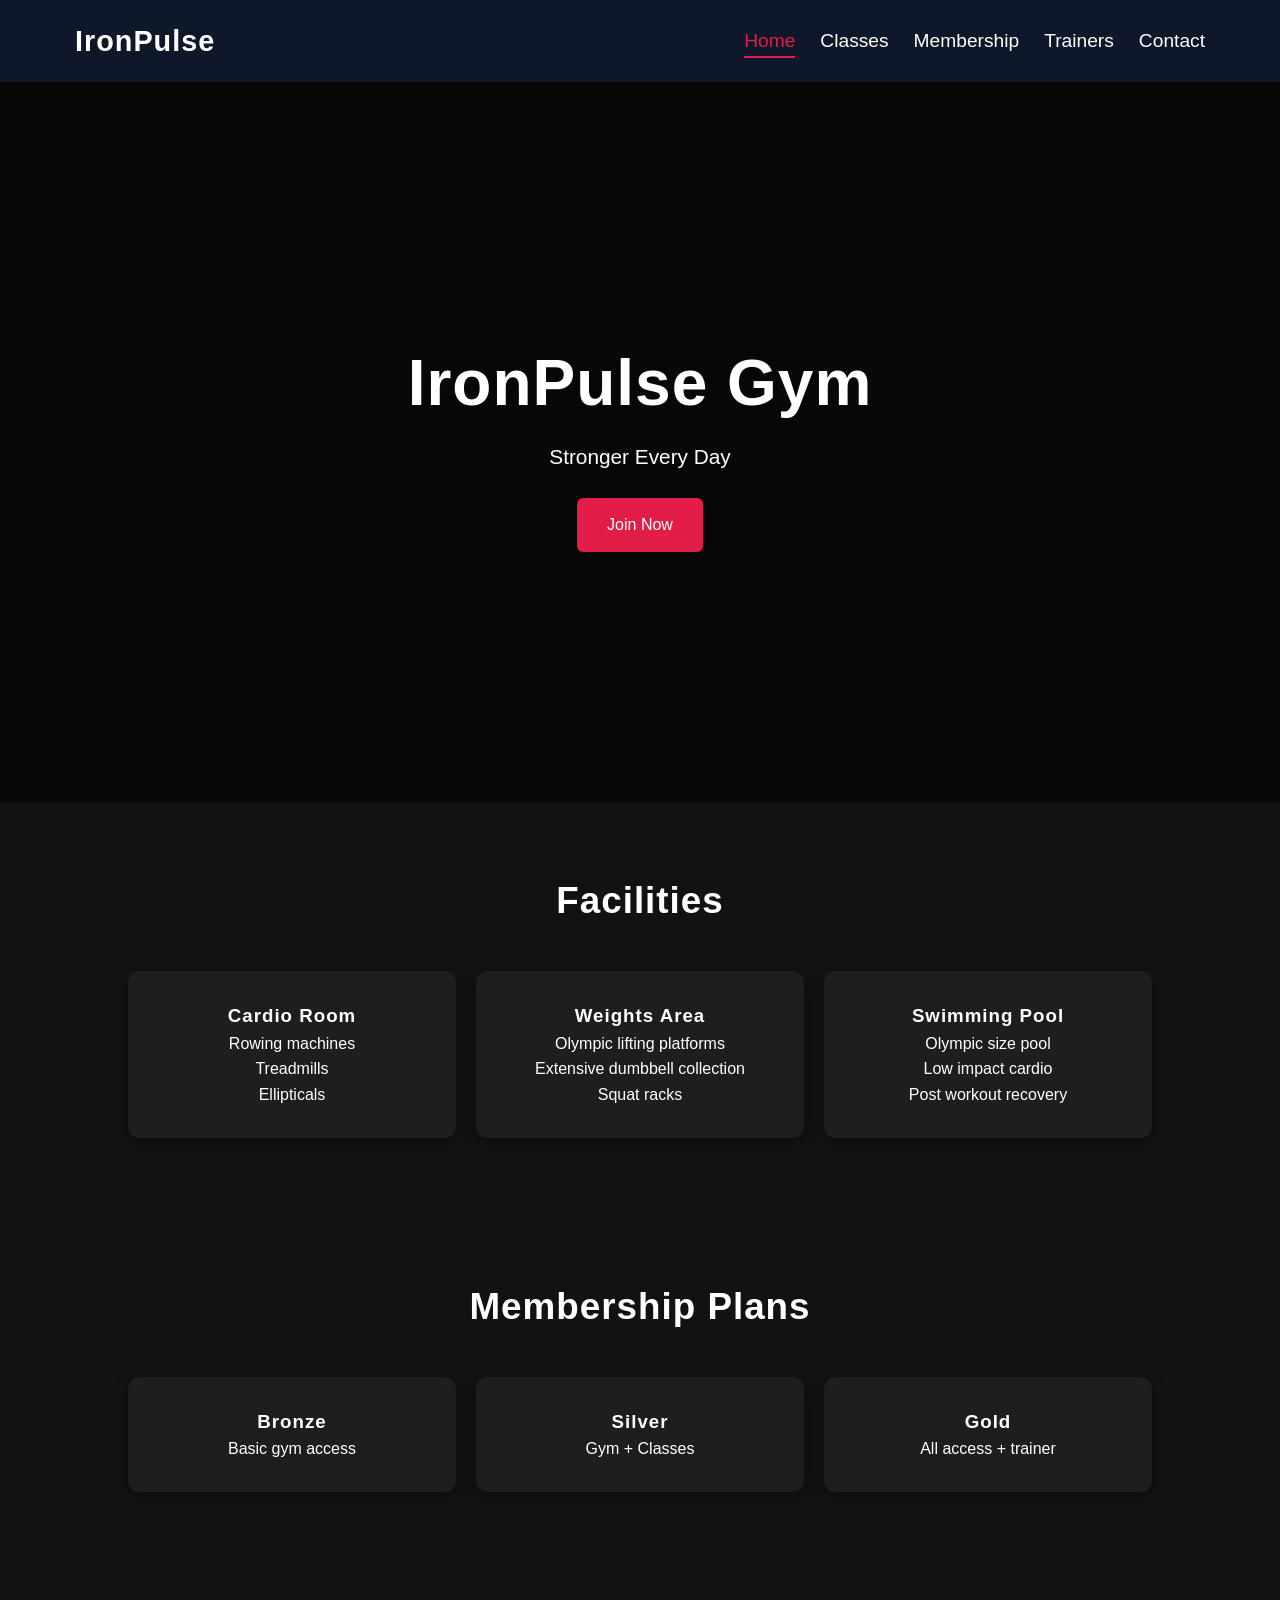
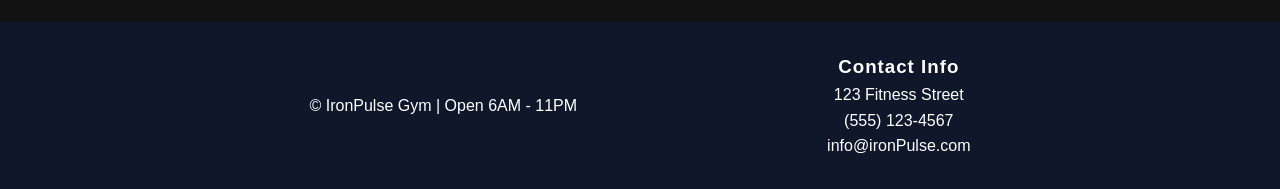
<file: index.html>
<!doctype html>
<html>
  <head>
    <meta charset="UTF-8" />
    <meta name="viewport" content="width=device-width, initial-scale=1.0" />
    <title>IronPulse Gym</title>
    <link
      rel="stylesheet"
      href="styleIndex2.css"
    />
  </head>
  <body>  
    <header>
      <nav>
        <h2>IronPulse</h2>
        <ul>
          <li><a href="index2.html" class="active">Home</a></li>
          <li><a href="classes.html">Classes</a></li>
          <li><a href="membership.html">Membership</a></li>
          <li><a href="trainers.html">Trainers</a></li>
          <li><a href="contact.html">Contact</a></li>
        </ul>
      </nav>
    </header>
    <section class="hero">
      <h1>IronPulse Gym</h1>
      <p>Stronger Every Day</p>
      <a href="membership.html" class="btn">Join Now</a>
    </section>
    <section>
      <h2 class="section-title">Facilities</h2>
      <div class="grid">
        <div class="card">
          <h3>Cardio Room</h3>
          <ul>
            <li>Rowing machines</li>
            <li>Treadmills</li>
            <li>Ellipticals</li>
          </ul>
        </div>
        <div class="card">
          <h3>Weights Area</h3>
          <ul>
            <li>Olympic lifting platforms</li>
            <li>Extensive dumbbell collection</li>
            <li>Squat racks</li>
          </ul>
        </div>
        <div class="card">
          <h3>Swimming Pool</h3>
          <ul>
            <li>Olympic size pool</li>
            <li>Low impact cardio</li>
            <li>Post workout recovery</li>
          </ul>
        </div>
      </div>
    </section>
    <section>
      <h2 class="section-title">Membership Plans</h2>
      <div class="grid">
        <div class="card">
          <h3>Bronze</h3>
          <p>Basic gym access</p>
        </div>
        <div class="card">
          <h3>Silver</h3>
          <p>Gym + Classes</p>
        </div>
        <div class="card">
          <h3>Gold</h3>
          <p>All access + trainer</p>
        </div>
      </div>
    </section>
    <footer>
      <p>&copy; IronPulse Gym | Open 6AM - 11PM</p>
      <div>
        <h3>Contact Info</h3>
        <ul>
          <li>123 Fitness Street</li>
          <li>(555) 123-4567</li>
          <li>info@ironPulse.com</li>
        </ul>
      </div>
    </footer>
  </body>
</html>
</file>
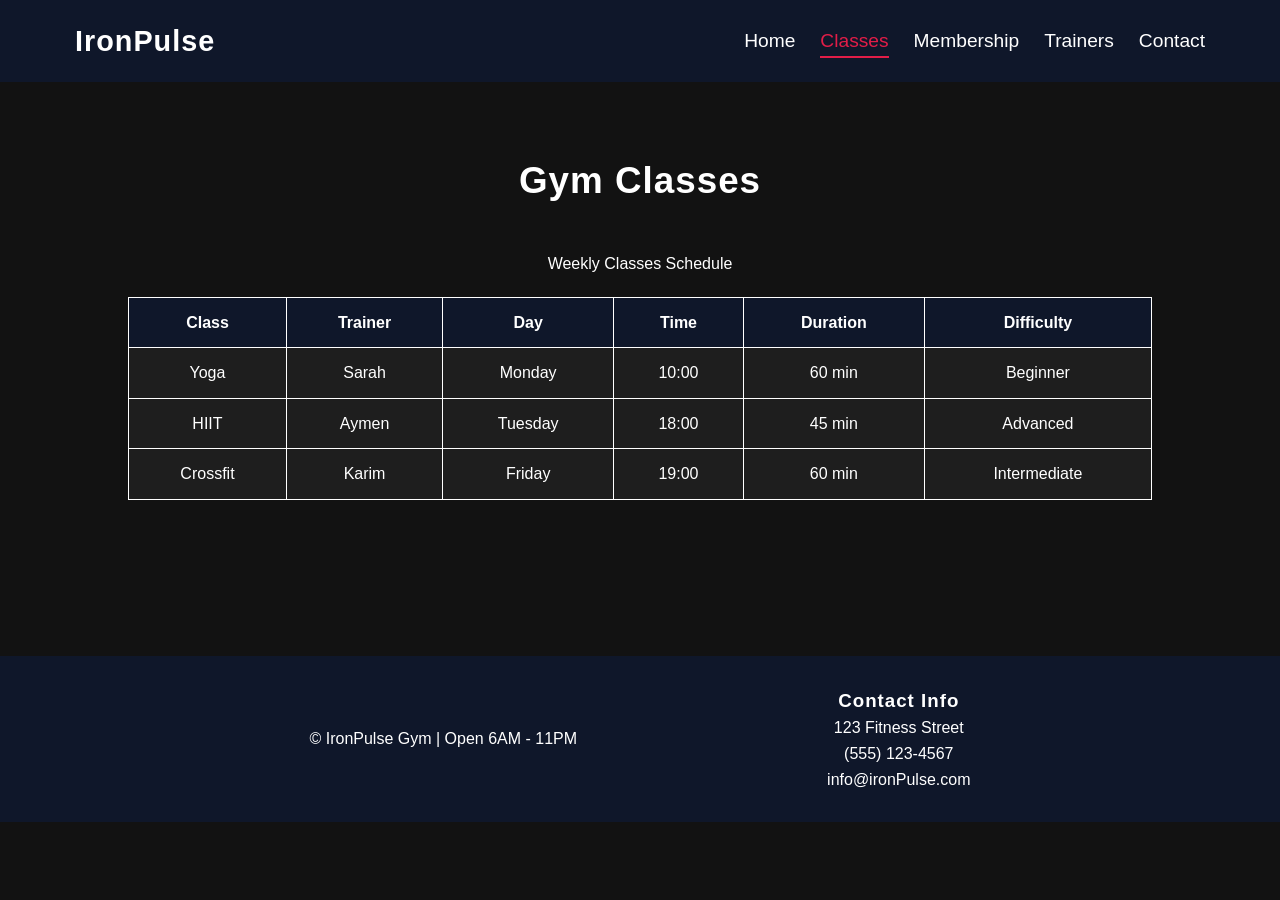
<file: classes.html>
<!doctype html>
<html>
  <head>
    <meta charset="UTF-8" />
    <meta name="viewport" content="width=device-width, initial-scale=1.0" />
    <title>Classes</title>
    <link
      rel="stylesheet"
      href="styleIndex2.css"
    />
  </head>
  <body>
    <header>
      <nav>
        <h2>IronPulse</h2>
        <ul>
          <li><a href="index.html">Home</a></li>
          <li><a href="classes.html" class="active">Classes</a></li>
          <li><a href="membership.html">Membership</a></li>
          <li><a href="trainers.html">Trainers</a></li>
          <li><a href="contact.html">Contact</a></li>
        </ul>
      </nav>
    </header>
    <section>
      <h2 class="section-title">Gym Classes</h2>
      <p style="text-align: center; font-size: 1rem">Weekly Classes Schedule</p>
      <table>
        <thead>
          <tr>
            <th>Class</th>
            <th>Trainer</th>
            <th>Day</th>
            <th>Time</th>
            <th>Duration</th>
            <th>Difficulty</th>
          </tr>
        </thead>
        <tbody>
          <tr>
            <td>Yoga</td>
            <td>Sarah</td>
            <td>Monday</td>
            <td>10:00</td>
            <td>60 min</td>
            <td>Beginner</td>
          </tr>
          <tr>
            <td>HIIT</td>
            <td>Aymen</td>
            <td>Tuesday</td>
            <td>18:00</td>
            <td>45 min</td>
            <td>Advanced</td>
          </tr>
          <tr>
            <td>Crossfit</td>
            <td>Karim</td>
            <td>Friday</td>
            <td>19:00</td>
            <td>60 min</td>
            <td>Intermediate</td>
          </tr>
        </tbody>
      </table>
    </section>
    <br />
    <footer>
      <p>&copy; IronPulse Gym | Open 6AM - 11PM</p>
      <div>
        <h3>Contact Info</h3>
        <ul>
          <li>123 Fitness Street</li>
          <li>(555) 123-4567</li>
          <li>info@ironPulse.com</li>
        </ul>
      </div>
    </footer>
  </body>
</html>
</file>
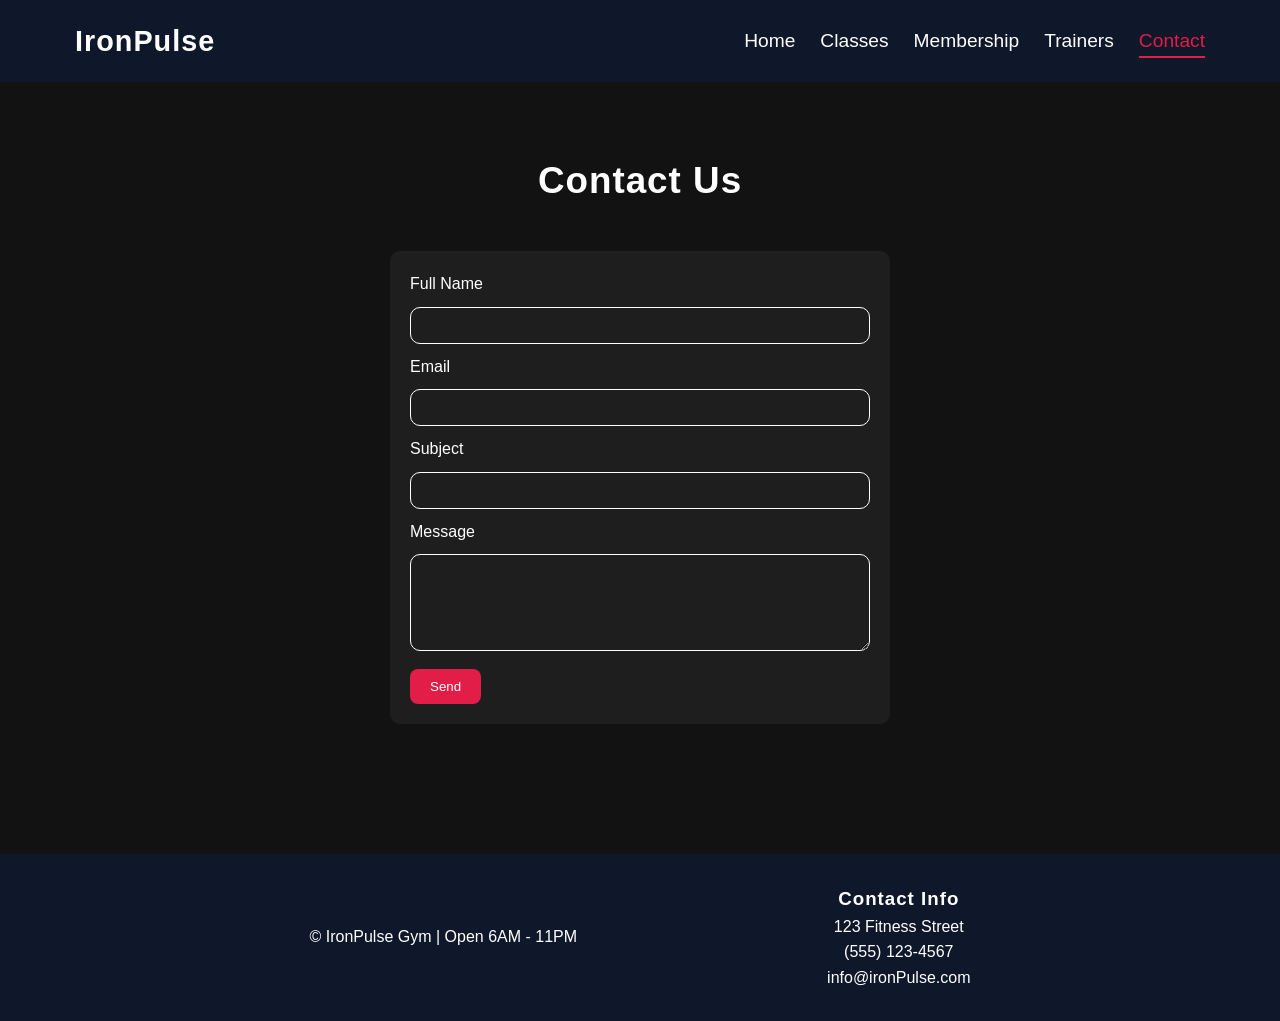
<file: contact.html>
<!doctype html>
<html>
  <head>
    <meta charset="UTF-8" />
    <meta name="viewport" content="width=device-width, initial-scale=1.0" />
    <title>Contact</title>
    <link
      rel="stylesheet"
      href="styleIndex2.css"
    />
  </head>
  <body>
    <header>
      <nav>
        <h2>IronPulse</h2>
        <ul>
          <li><a href="index.html">Home</a></li>
          <li><a href="classes.html">Classes</a></li>
          <li><a href="membership.html">Membership</a></li>
          <li><a href="trainers.html">Trainers</a></li>
          <li><a href="contact.html" class="active">Contact</a></li>
        </ul>
      </nav>
    </header>
    <section>
      <h2 class="section-title">Contact Us</h2>
      <form>
        <label>Full Name</label>
        <input type="text" />
        <label>Email</label>
        <input type="email" />
        <label>Subject</label>
        <input type="text" />
        <label>Message</label>
        <textarea rows="5"></textarea>
        <button>Send</button>
      </form>
    </section>
    <footer>
      <p>&copy; IronPulse Gym | Open 6AM - 11PM</p>
      <div>
        <h3>Contact Info</h3>
        <ul>
          <li>123 Fitness Street</li>
          <li>(555) 123-4567</li>
          <li>info@ironPulse.com</li>
        </ul>
      </div>
    </footer>
  </body>
</html>
</file>
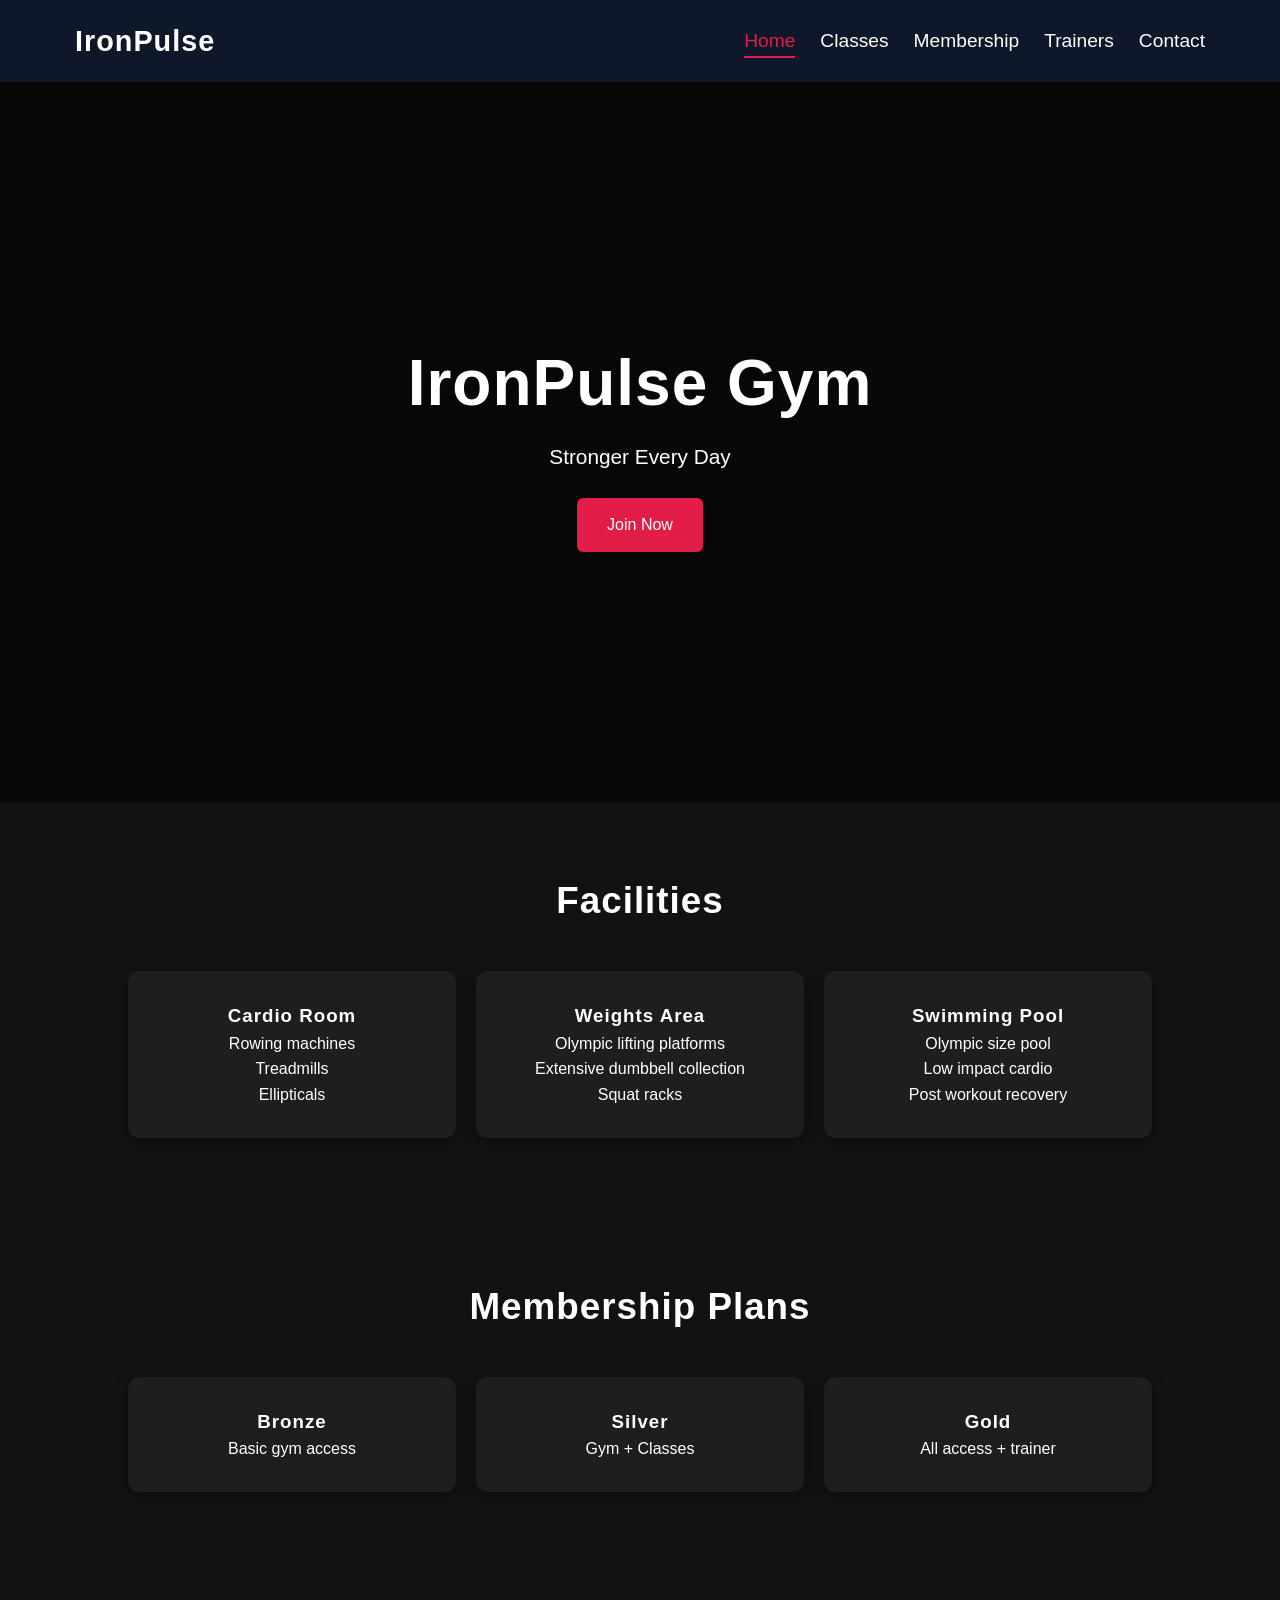
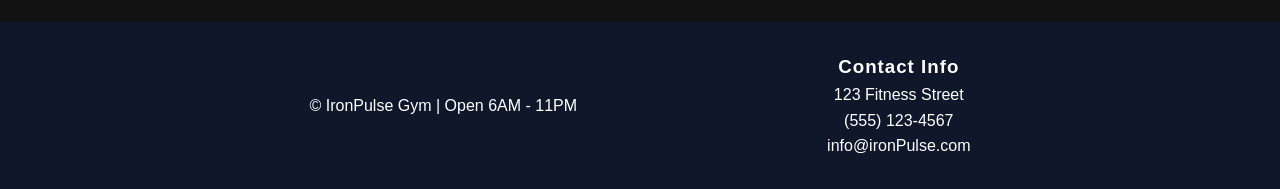
<file: index2.html>
<!doctype html>
<html>
  <head>
    <meta charset="UTF-8" />
    <meta name="viewport" content="width=device-width, initial-scale=1.0" />
    <title>IronPulse Gym</title>
    <link
      rel="stylesheet"
      href="styleIndex2.css"
    />
  </head>
  <body>  
    <header>
      <nav>
        <h2>IronPulse</h2>
        <ul>
          <li><a href="index2.html" class="active">Home</a></li>
          <li><a href="classes.html">Classes</a></li>
          <li><a href="membership.php">Membership</a></li>
          <li><a href="trainers.html">Trainers</a></li>
          <li><a href="contact.html">Contact</a></li>
        </ul>
      </nav>
    </header>
    <section class="hero">
      <h1>IronPulse Gym</h1>
      <p>Stronger Every Day</p>
      <a href="membership.php" class="btn">Join Now</a>
    </section>
    <section>
      <h2 class="section-title">Facilities</h2>
      <div class="grid">
        <div class="card">
          <h3>Cardio Room</h3>
          <ul>
            <li>Rowing machines</li>
            <li>Treadmills</li>
            <li>Ellipticals</li>
          </ul>
        </div>
        <div class="card">
          <h3>Weights Area</h3>
          <ul>
            <li>Olympic lifting platforms</li>
            <li>Extensive dumbbell collection</li>
            <li>Squat racks</li>
          </ul>
        </div>
        <div class="card">
          <h3>Swimming Pool</h3>
          <ul>
            <li>Olympic size pool</li>
            <li>Low impact cardio</li>
            <li>Post workout recovery</li>
          </ul>
        </div>
      </div>
    </section>
    <section>
      <h2 class="section-title">Membership Plans</h2>
      <div class="grid">
        <div class="card">
          <h3>Bronze</h3>
          <p>Basic gym access</p>
        </div>
        <div class="card">
          <h3>Silver</h3>
          <p>Gym + Classes</p>
        </div>
        <div class="card">
          <h3>Gold</h3>
          <p>All access + trainer</p>
        </div>
      </div>
    </section>
    <footer>
      <p>&copy; IronPulse Gym | Open 6AM - 11PM</p>
      <div>
        <h3>Contact Info</h3>
        <ul>
          <li>123 Fitness Street</li>
          <li>(555) 123-4567</li>
          <li>info@ironPulse.com</li>
        </ul>
      </div>
    </footer>
  </body>
</html>
</file>
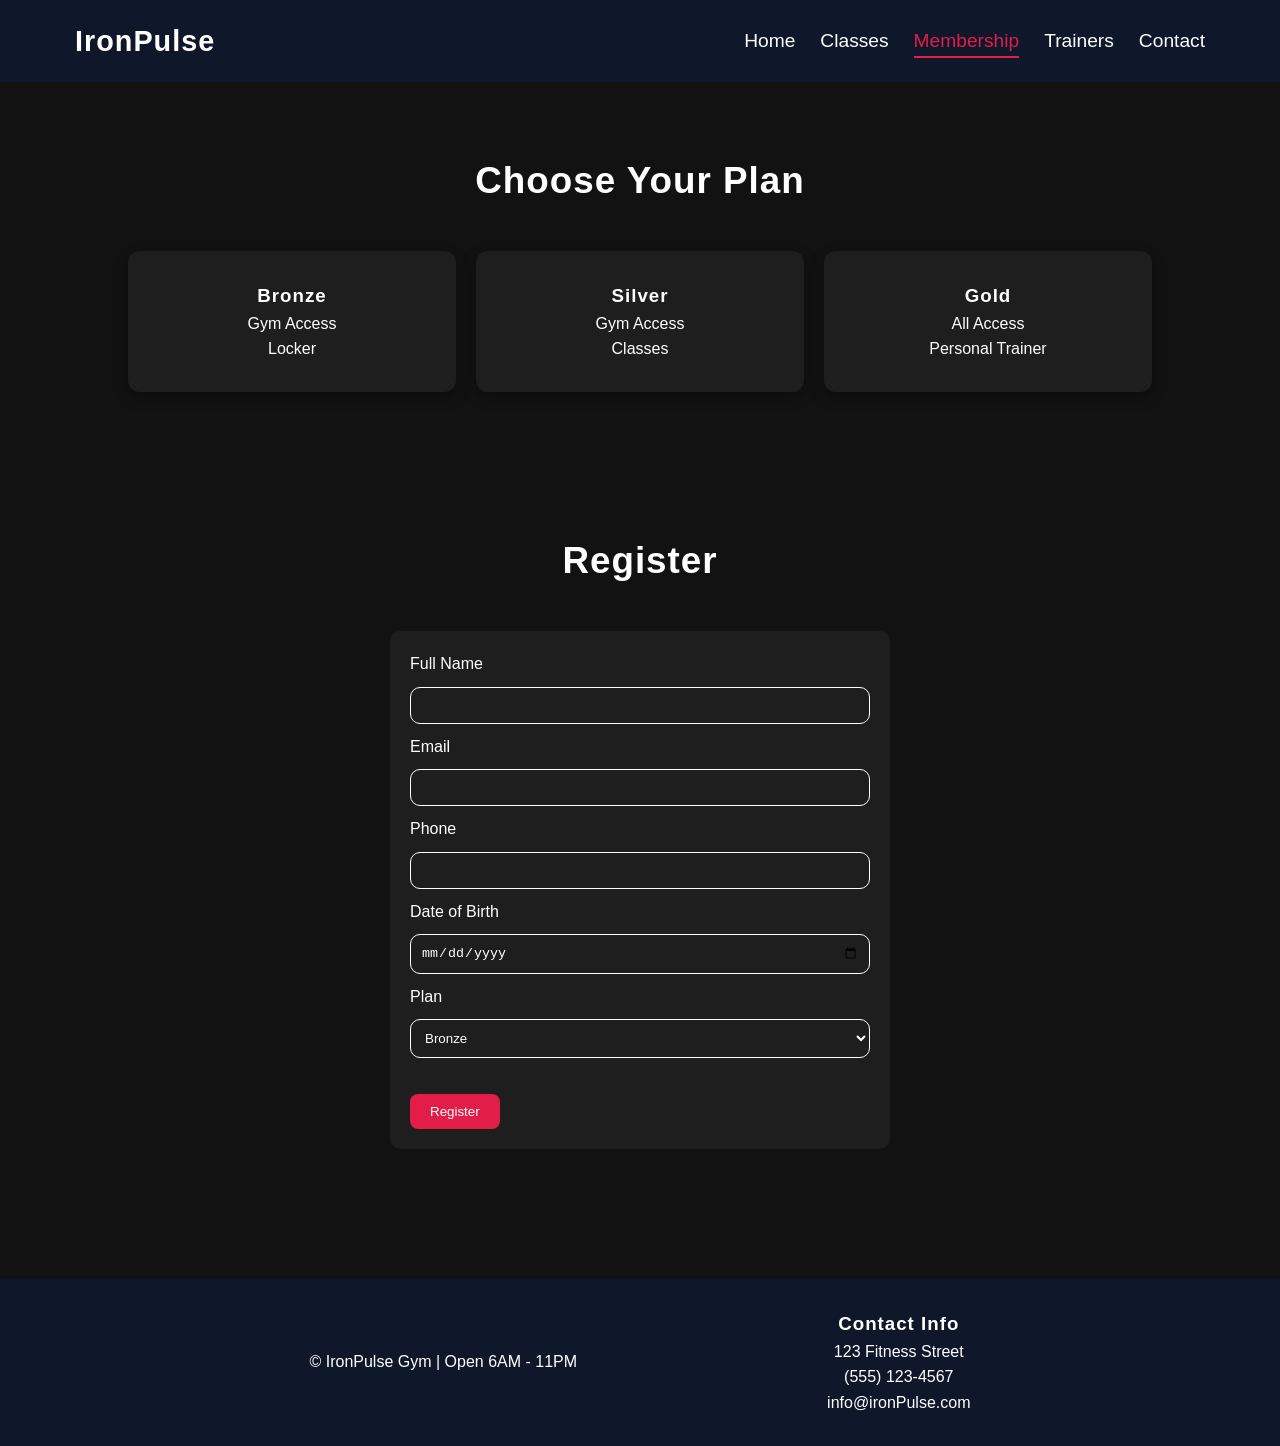
<file: membership.html>
<!doctype html>
<html>
  <head>
    <meta charset="UTF-8" />
    <meta name="viewport" content="width=device-width, initial-scale=1.0" />
    <title>Membership</title>
    <link
      rel="stylesheet"
      href="styleIndex2.css"
    />
  </head>
  <body>
    <header>
      <nav>
        <h2>IronPulse</h2>
        <ul>
          <li><a href="index.html">Home</a></li>
          <li><a href="classes.html">Classes</a></li>
          <li><a href="membership.html" class="active">Membership</a></li>
          <li><a href="trainers.html">Trainers</a></li>
          <li><a href="contact.html">Contact</a></li>
        </ul>
      </nav>
    </header>
    <section>
      <h2 class="section-title">Choose Your Plan</h2>
      <div class="grid">
        <div class="card">
          <h3>Bronze</h3>
          <ul>
            <li>Gym Access</li>
            <li>Locker</li>
          </ul>
        </div>
        <div class="card">
          <h3>Silver</h3>
          <ul>
            <li>Gym Access</li>
            <li>Classes</li>
          </ul>
        </div>
        <div class="card">
          <h3>Gold</h3>
          <ul>
            <li>All Access</li>
            <li>Personal Trainer</li>
          </ul>
        </div>
      </div>
    </section>
    <section>
      <h2 class="section-title">Register</h2>
      <form>
        <label>Full Name</label>  
        <input type="text" />
        <label>Email</label>
        <input type="email" />
        <label>Phone</label>
        <input type="tel" />
        <label>Date of Birth</label>
        <input type="date" />
        <label>Plan</label>
        <select>
          <option>Bronze</option>
          <option>Silver</option>
          <option>Gold</option>
        </select>
        <br /><br />
        <button type="submit">Register</button>
      </form>
    </section>
    <footer>
      <p>&copy; IronPulse Gym | Open 6AM - 11PM</p>
      <div>
        <h3>Contact Info</h3>
        <ul>
          <li>123 Fitness Street</li>
          <li>(555) 123-4567</li>
          <li>info@ironPulse.com</li>
        </ul>
      </div>
    </footer>
  </body>
</html>
</file>
<file: styleIndex2.css>
* {
  margin: 0;
  padding: 0;
  box-sizing: border-box;
}

:root {
  --primary: #0f172a;
  --accent: #e11d48;
  --text: #111;
  --white: #fff;
  --accent-hover: #dc2626;
  --bg: #121212;
  --card-bg: #1e1e1e;
}

body {
  font-family: Arial, sans-serif;
  background-color: var(--bg);
  color: white;
  line-height: 1.6;
}

h1,
h2,
h3,
h4 {
  letter-spacing: 1px;
}

header {
  background: var(--primary);
  color: white;
  padding: 0px 55px;
  position: sticky;
  top: 0;
}

nav {
  display: flex;
  justify-content: space-between;
  align-items: center;
  padding: 18px 20px;
}

nav h2 {
  font-size: 1.8rem;
}

nav ul {
  display: flex;
  list-style: none;
  gap: 25px;
}

nav a {
  color: white;
  text-decoration: none;
  font-weight: 500;
  font-size: 1.2rem;
  position: relative;
  transition: 0.3s;
}

nav a::after {
  content: "";
  position: absolute;
  left: 0px;
  bottom: -7px;
  width: 0%;
  height: 2px;
  background: var(--accent);
  transition: 0.3s;
}

nav a:hover::after {
  width: 100%;
}

nav a:hover {
  color: var(--accent);
}

nav a.active {
  color: var(--accent);
}

nav a.active::after {
  width: 100%;
}

.hero {
  height: 80vh;
  display: flex;
  flex-direction: column;
  justify-content: center;
  align-items: center;
  text-align: center;
  background:
    linear-gradient(rgba(0, 0, 0, 0.6), rgba(0, 0, 0, 0.6)),
    url("https://images.unsplash.com/photo-1558611848-73f7eb4001a1");
  background-size: cover;
  background-position: center;
  color: white;
}

.hero h1 {
  font-size: 4rem;
  margin-bottom: 5px;
}

.hero p {
  font-size: 1.3rem;
}

.btn {
  margin-top: 25px;
  padding: 14px 30px;
  background: var(--accent);
  color: white;
  border: none;
  border-radius: 6px;
  cursor: pointer;
  text-decoration: none;
  transition: 0.3s;
}

.btn:hover {
  box-shadow: 0 10px 25px rgba(0, 0, 0, 0.08);
  background: var(--accent-hover);
  transform: translateY(-3px);
}

section {
  padding: 70px 10%;
}

.section-title {
  text-align: center;
  margin-bottom: 40px;
  font-size: 2.3rem;
}

.grid {
  display: grid;
  grid-template-columns: repeat(3, 1fr);
  gap: 20px;
}
.grid ul {
  list-style: none;
}

.card {
  background: var(--card-bg);
  padding: 30px;
  border-radius: 12px;
  box-shadow: 0 5px 15px rgba(0, 0, 0, 0.3);
  text-align: center;
  transition: 0.3s;
}

.card:hover {
  transform: translateY(-8px);
}

table {
  width: 100%;
  border-collapse: collapse;
  background: var(--card-bg);
  margin-top: 20px;
}

th,
td {
  padding: 12px;
  border: 1px solid white;
  text-align: center;
}

th {
  background: var(--primary);
}

form {
  background: var(--card-bg);
  padding: 20px;
  border-radius: 10px;
  max-width: 500px;
  margin: auto;
}

input,
select,
textarea {
  width: 100%;
  padding: 10px;
  margin: 10px 0;
  border: 1px solid white;
  background: var(--card-bg);
  border-radius: 10px;
  color: white;
  transition: 0.3s;
}
input:focus,
select:focus,
textarea:focus {
  outline: none;
  border-color: var(--accent);
  box-shadow: 0 0 0 2px rgba(239, 68, 68, 0.2);
}

button {
  padding: 10px 20px;
  background: var(--accent);
  color: white;
  border: none;
  cursor: pointer;
  border-radius: 8px;
  transition: 0.3s;
}
button:hover {
  box-shadow: 0 10px 25px rgba(0, 0, 0, 0.08);
  background: var(--accent-hover);
  transform: translateY(-3px);
}

.trainer img {
  width: 120px;
  height: 120px;
  border-radius: 100%;
  object-fit: cover;
  margin-bottom: 10px;
}

footer {
  display: flex;
  justify-content: center;
  align-items: center;
  gap: 250px;
  background: var(--primary);
  color: white;
  text-align: center;
  padding: 30px;
  margin-top: 60px;
}
footer ul {
  list-style: none;
}
</file>
